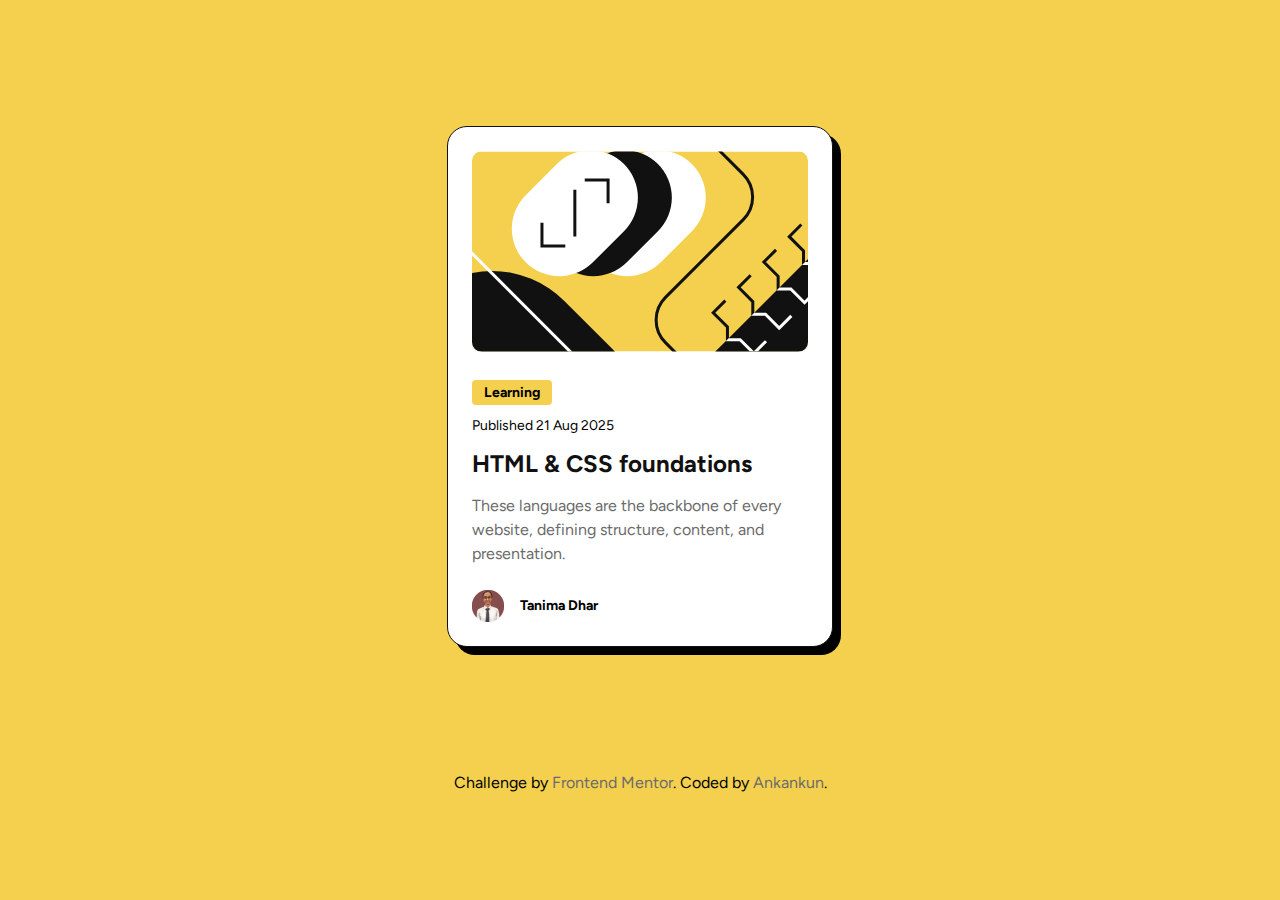
<file: index.html>
<!doctype html>
<html lang="en">
  <head>
    <meta charset="UTF-8" />
    <meta name="viewport" content="width=device-width, initial-scale=1.0" />
    <!-- displays site properly based on user's device -->

    <link rel="icon" type="image/png" sizes="32x32" href="./assets/images/favicon-32x32.png" />
    <link rel="stylesheet" href="style.css" />

    <title>Frontend Mentor | Blog preview card</title>
  </head>
  <body>
    <main role="main">
      <div class="card">
        <img
          class="blog-image"
          src="./assets/images/illustration-article.svg"
          alt="Article Blog Preview"
        />

        <div class="content">
          <div class="tag">Learning</div>
          <div class="publish">Published 21 Aug 2025</div>
          <div class="title">HTML & CSS foundations</div>
          <div class="description">
            These languages are the backbone of every <br />
            website, defining structure, content, and <br />
            presentation.
          </div>
        </div>

        <div class="author">
          <img class="pfp" src="./assets/images/Tanima-Avatar.png" alt="profile picture" />
          <p class="name">Tanima Dhar</p>
        </div>
      </div>

      <div class="attribution">
        Challenge by
        <a href="https://www.frontendmentor.io?ref=challenge" target="_blank">Frontend Mentor</a>.
        Coded by <a href="#">Ankankun</a>.
      </div>
    </main>
  </body>
</html>
</file>
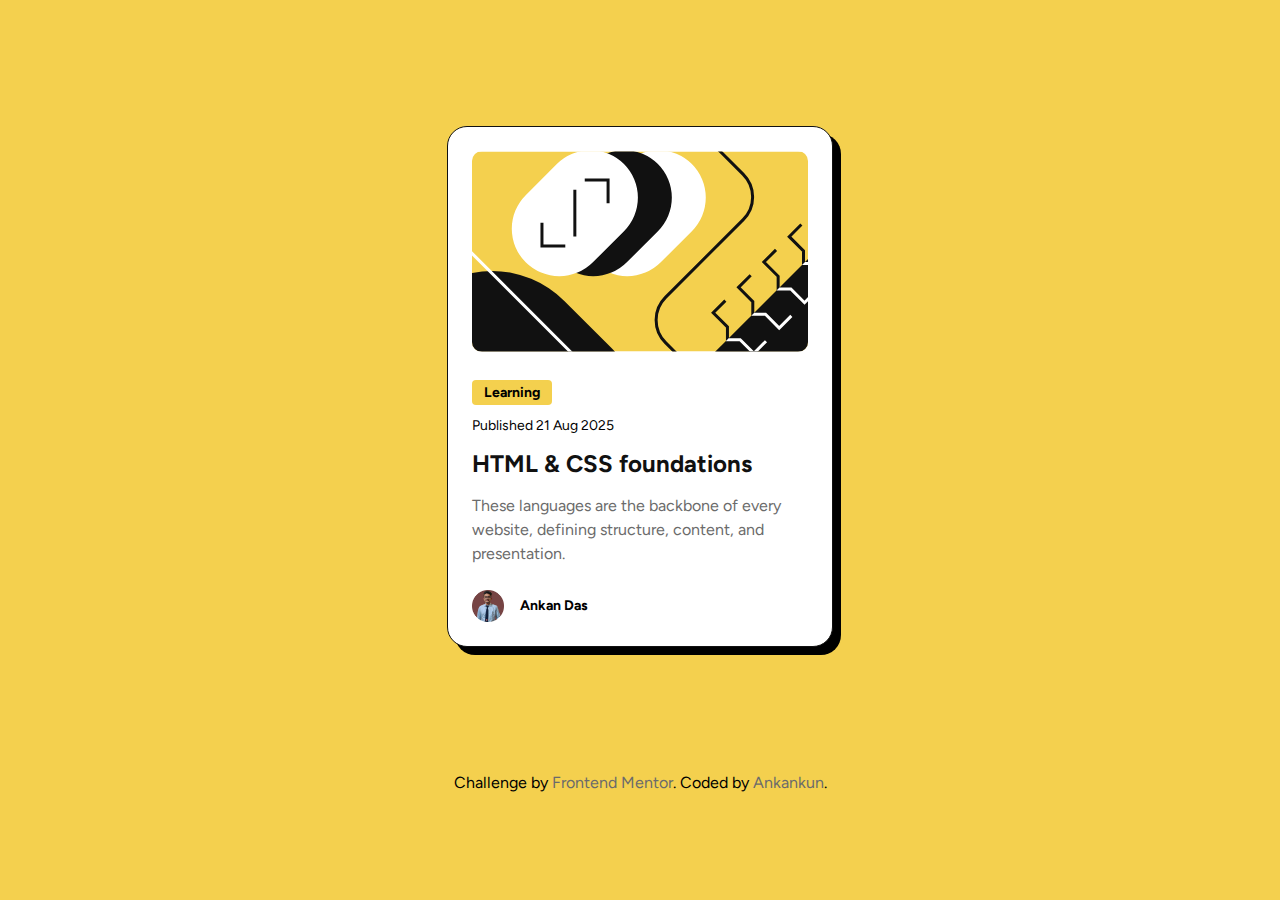
<file: blog-preview-card-main/index.html>
<!doctype html>
<html lang="en">
  <head>
    <meta charset="UTF-8" />
    <meta name="viewport" content="width=device-width, initial-scale=1.0" />
    <!-- displays site properly based on user's device -->

    <link rel="icon" type="image/png" sizes="32x32" href="./assets/images/favicon-32x32.png" />
    <link rel="stylesheet" href="style.css" />

    <title>Frontend Mentor | Blog preview card</title>
  </head>
  <body>
    <div class="card">
      <img class="blog-image" src="./assets/images/illustration-article.svg" />

      <div class="content">
        <div class="tag">Learning</div>
        <div class="publish">Published 21 Aug 2025</div>
        <div class="title">HTML & CSS foundations</div>
        <div class="description">
          These languages are the backbone of every <br />
          website, defining structure, content, and <br />
          presentation.
        </div>
      </div>

      <div class="author">
        <img class="pfp" src="./assets/images/avatar.png" alt="profile picture" />
        <p class="name">Ankan Das</p>
      </div>
    </div>

    <div class="attribution">
      Challenge by
      <a href="https://www.frontendmentor.io?ref=challenge" target="_blank">Frontend Mentor</a>.
      Coded by <a href="#">Ankankun</a>.
    </div>
  </body>
</html>
</file>
<file: style.css>
@import url("https://fonts.googleapis.com/css2?family=Figtree:ital,wght@0,300..900;1,300..900&family=Outfit:wght@100..900&display=swap");

body {
  background-color: #f4d04e;
  font-family: "Figtree", sans-serif;
  margin: 0;
  padding: 0;
  text-align: center;
}

.card {
  display: inline-block;
  background-color: #ffffff;
  padding: 24px;
  margin: 14vh auto;
  border: 1px solid #111111;
  border-radius: 20px;
  text-align: left;
  box-shadow: 8px 8px black;
}

.blog-image {
  border-radius: 10px;
}

.content {
  margin-top: 24px;
}

.tag {
  display: inline-block;
  background-color: #f4d04e;
  padding: 4px 12px;
  border-radius: 4px;
  font-size: 14px;
  font-weight: bold;
}

.publish {
  margin-top: 12px;
  font-size: 14px;
}

.title {
  color: #111111;
  font-weight: bolder;
  margin-top: 12px;
  font-size: 24px;
  line-height: 150%;
}

.title:hover {
  color: #f4d04e;
}

.description {
  color: #6b6b6b;
  margin-top: 12px;
  font-size: 16px;
  line-height: 150%;
}

.author {
  margin-top: 24px;
}

.pfp {
  width: 32px;
  height: 32px;
  margin-right: 12px;
  vertical-align: middle;
}

.name {
  display: inline-block;
  font-size: 14px;
  font-weight: bold;
  margin: 5.5px 0;
}

.attribution {
  font-size: 16px;
}

.attribution a {
  text-decoration: none;
  color: #6b6b6b;
}

.attribution a:hover {
  text-decoration: underline;
  color: rgba(0, 0, 0, 0.8);
}
</file>
<file: blog-preview-card-main/style.css>
@import url("https://fonts.googleapis.com/css2?family=Figtree:ital,wght@0,300..900;1,300..900&family=Outfit:wght@100..900&display=swap");

body {
  background-color: #f4d04e;
  font-family: "Figtree", sans-serif;
  margin: 0;
  padding: 0;
  text-align: center;
}

.card {
  display: inline-block;
  background-color: #ffffff;
  padding: 24px;
  margin: 14vh auto;
  border: 1px solid #111111;
  border-radius: 20px;
  text-align: left;
  box-shadow: 8px 8px black;
}

.blog-image {
  border-radius: 10px;
}

.content {
  margin-top: 24px;
}

.tag {
  display: inline-block;
  background-color: #f4d04e;
  padding: 4px 12px;
  border-radius: 4px;
  font-size: 14px;
  font-weight: bold;
}

.publish {
  margin-top: 12px;
  font-size: 14px;
}

.title {
  color: #111111;
  font-weight: bolder;
  margin-top: 12px;
  font-size: 24px;
  line-height: 150%;
}

.title:hover {
  color: #f4d04e;
}

.description {
  color: #6b6b6b;
  margin-top: 12px;
  font-size: 16px;
  line-height: 150%;
}

.author {
  margin-top: 24px;
}

.pfp {
  width: 32px;
  height: 32px;
  margin-right: 12px;
  vertical-align: middle;
}

.name {
  display: inline-block;
  font-size: 14px;
  font-weight: bold;
  margin: 5.5px 0;
}

.attribution {
  font-size: 16px;
}

.attribution a {
  text-decoration: none;
  color: #6b6b6b;
}

.attribution a:hover {
  text-decoration: underline;
  color: rgba(0, 0, 0, 0.8);
}
</file>
